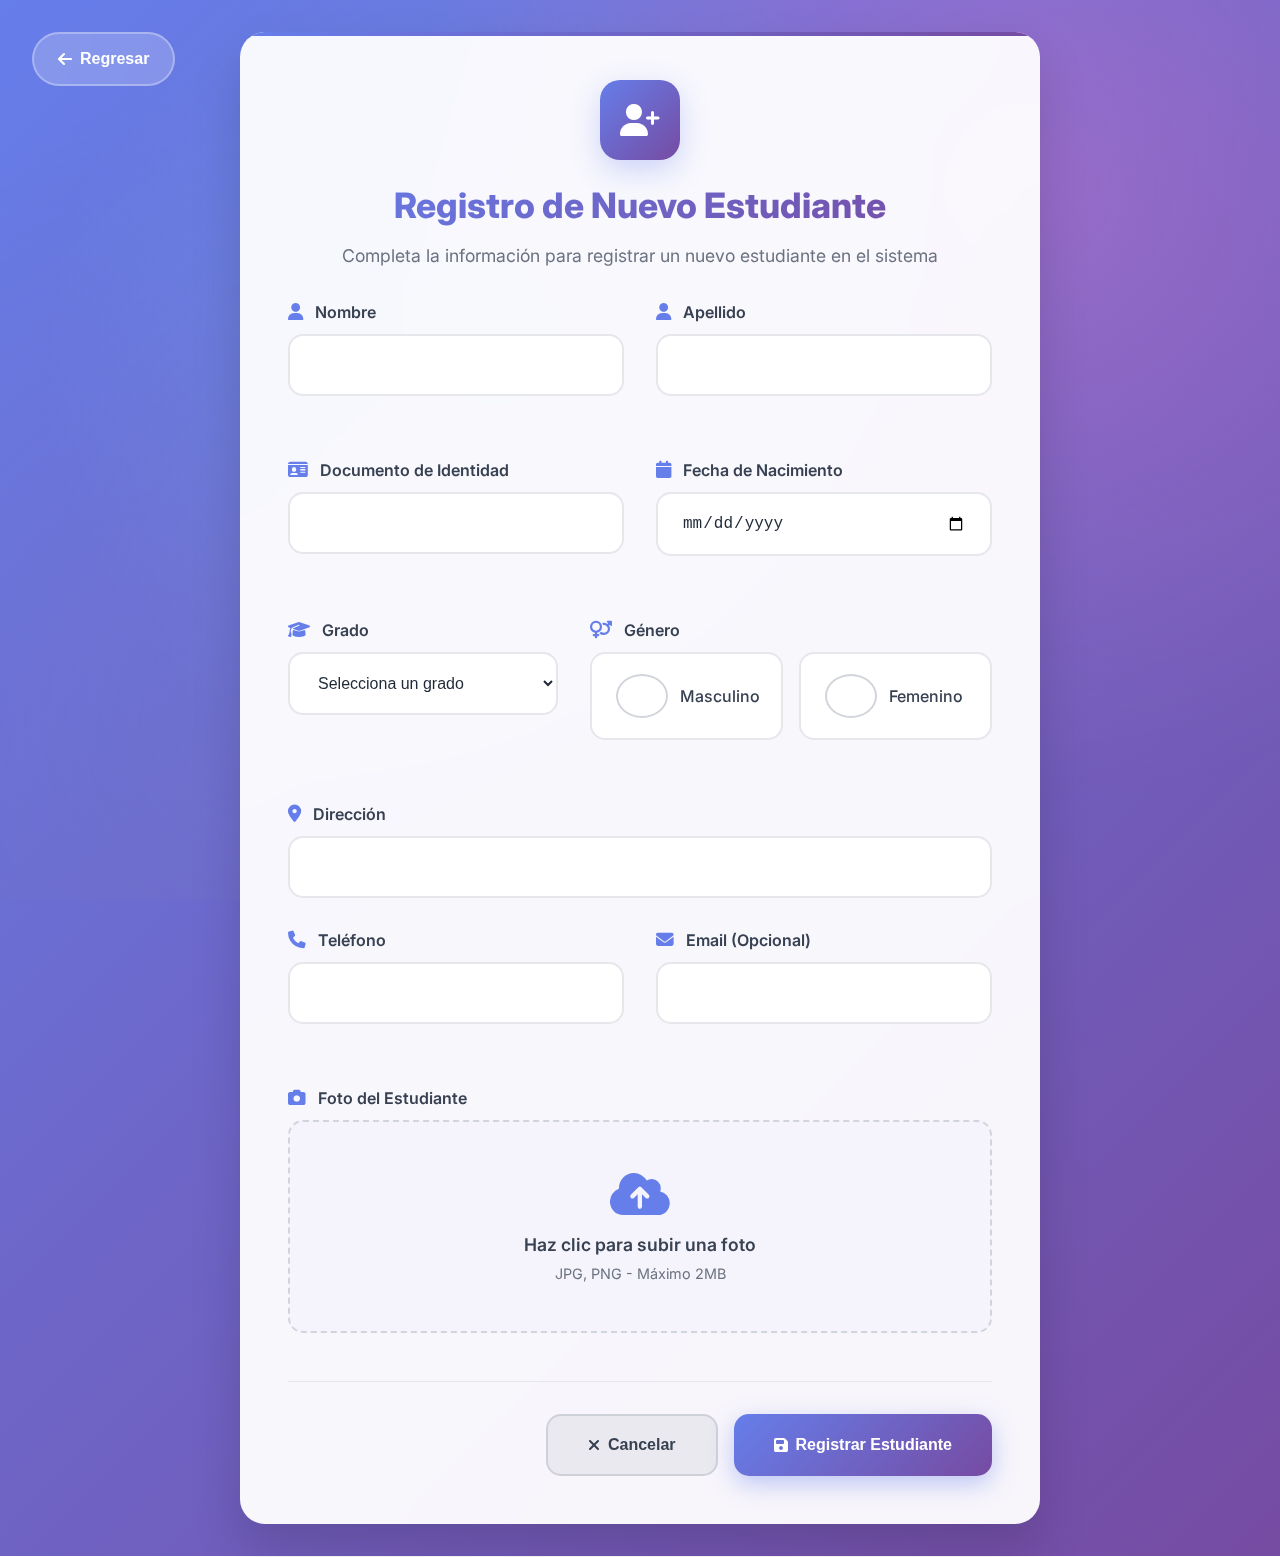
<file: register.html>
<!DOCTYPE html>
<html lang="es">
<head>
    <meta charset="UTF-8">
    <meta name="viewport" content="width=device-width, initial-scale=1.0">
    <title>Registro de Estudiante - EduControl</title>
    <link rel="stylesheet" href="register.css">
    <link rel="preconnect" href="https://fonts.googleapis.com">
    <link rel="preconnect" href="https://fonts.gstatic.com" crossorigin>
    <link href="https://fonts.googleapis.com/css2?family=Inter:wght@300;400;500;600;700;800&display=swap" rel="stylesheet">
    <link rel="stylesheet" href="https://cdnjs.cloudflare.com/ajax/libs/font-awesome/6.4.0/css/all.min.css">
</head>
<body>
    <!-- Back Button -->
    <button class="btn-back" onclick="window.history.back()">
        <i class="fas fa-arrow-left"></i>
        Regresar
    </button>

    <div class="container">
        <div class="register-card">
            <div class="register-header">
                <div class="register-icon">
                    <i class="fas fa-user-plus"></i>
                </div>
                <h2>Registro de Nuevo Estudiante</h2>
                <p>Completa la información para registrar un nuevo estudiante en el sistema</p>
            </div>

            <form id="registerForm" class="register-form">
                <div class="form-row">
                    <div class="form-group">
                        <label for="nombre">
                            <i class="fas fa-user"></i>
                            Nombre
                        </label>
                        <input type="text" id="nombre" name="nombre" required>
                    </div>
                    <div class="form-group">
                        <label for="apellido">
                            <i class="fas fa-user"></i>
                            Apellido
                        </label>
                        <input type="text" id="apellido" name="apellido" required>
                    </div>
                </div>

                <div class="form-row">
                    <div class="form-group">
                        <label for="documento">
                            <i class="fas fa-id-card"></i>
                            Documento de Identidad
                        </label>
                        <input type="text" id="documento" name="documento" required>
                    </div>
                    <div class="form-group">
                        <label for="fechaNacimiento">
                            <i class="fas fa-calendar"></i>
                            Fecha de Nacimiento
                        </label>
                        <input type="date" id="fechaNacimiento" name="fechaNacimiento" required>
                    </div>
                </div>

                <div class="form-row">
                    <div class="form-group">
                        <label for="grado">
                            <i class="fas fa-graduation-cap"></i>
                            Grado
                        </label>
                        <select id="grado" name="grado" required>
                            <option value="">Selecciona un grado</option>
                            <option value="7-1">7-1</option>
                            <option value="7-2">7-2</option>
                            <option value="8-1">8-1</option>
                            <option value="8-2">8-2</option>
                            <option value="9-1">9-1</option>
                            <option value="9-2">9-2</option>
                            <option value="10-1">10-1</option>
                            <option value="10-2">10-2</option>
                            <option value="11-1">11-1</option>
                            <option value="11-2">11-2</option>
                        </select>
                    </div>
                    <div class="form-group">
                        <label>
                            <i class="fas fa-venus-mars"></i>
                            Género
                        </label>
                        <div class="radio-group">
                            <div class="radio-option">
                                <input type="radio" id="masculino" name="genero" value="M" required>
                                <label for="masculino">Masculino</label>
                            </div>
                            <div class="radio-option">
                                <input type="radio" id="femenino" name="genero" value="F" required>
                                <label for="femenino">Femenino</label>
                            </div>
                        </div>
                    </div>
                </div>

                <div class="form-group">
                    <label for="direccion">
                        <i class="fas fa-map-marker-alt"></i>
                        Dirección
                    </label>
                    <input type="text" id="direccion" name="direccion" required>
                </div>

                <div class="form-row">
                    <div class="form-group">
                        <label for="telefono">
                            <i class="fas fa-phone"></i>
                            Teléfono
                        </label>
                        <input type="tel" id="telefono" name="telefono" required>
                    </div>
                    <div class="form-group">
                        <label for="email">
                            <i class="fas fa-envelope"></i>
                            Email (Opcional)
                        </label>
                        <input type="email" id="email" name="email">
                    </div>
                </div>

                <div class="form-group">
                    <label>
                        <i class="fas fa-camera"></i>
                        Foto del Estudiante
                    </label>
                    <div class="photo-upload">
                        <div class="upload-area" onclick="document.getElementById('photoInput').click()">
                            <i class="fas fa-cloud-upload-alt"></i>
                            <p>Haz clic para subir una foto</p>
                            <span>JPG, PNG - Máximo 2MB</span>
                        </div>
                        <input type="file" id="photoInput" accept="image/*" style="display: none;" onchange="handlePhotoUpload(this)">
                    </div>
                </div>

                <div class="form-actions">
                    <button type="button" class="btn btn-secondary" onclick="window.history.back()">
                        <i class="fas fa-times"></i>
                        Cancelar
                    </button>
                    <button type="submit" class="btn btn-primary">
                        <i class="fas fa-save"></i>
                        Registrar Estudiante
                    </button>
                </div>
            </form>
        </div>
    </div>

    <!-- Toast Container -->
    <div id="toastContainer"></div>

    <script src="register.js"></script>
</body>
</html>
</file>
<file: register.css>
/* Reset and Base Styles */
* {
    margin: 0;
    padding: 0;
    box-sizing: border-box;
}

body {
    font-family: 'Inter', -apple-system, BlinkMacSystemFont, 'Segoe UI', Roboto, sans-serif;
    background: linear-gradient(135deg, #667eea 0%, #764ba2 100%);
    min-height: 100vh;
    color: #333;
    position: relative;
    overflow-x: hidden;
}

/* Background Effects */
body::before {
    content: '';
    position: fixed;
    top: 0;
    left: 0;
    width: 100%;
    height: 100%;
    background: 
        radial-gradient(circle at 20% 80%, rgba(120, 119, 198, 0.3) 0%, transparent 50%),
        radial-gradient(circle at 80% 20%, rgba(255, 119, 198, 0.3) 0%, transparent 50%),
        radial-gradient(circle at 40% 40%, rgba(120, 219, 255, 0.2) 0%, transparent 50%);
    z-index: -1;
    animation: backgroundShift 10s ease-in-out infinite;
}

@keyframes backgroundShift {
    0%, 100% { opacity: 1; }
    50% { opacity: 0.8; }
}

/* Back Button */
.btn-back {
    position: fixed;
    top: 2rem;
    left: 2rem;
    background: rgba(255, 255, 255, 0.2);
    border: 2px solid rgba(255, 255, 255, 0.3);
    color: white;
    padding: 1rem 1.5rem;
    border-radius: 50px;
    cursor: pointer;
    font-weight: 600;
    font-size: 1rem;
    backdrop-filter: blur(20px);
    transition: all 0.3s ease;
    z-index: 1000;
    display: flex;
    align-items: center;
    gap: 0.5rem;
}

.btn-back:hover {
    background: rgba(255, 255, 255, 0.3);
    border-color: rgba(255, 255, 255, 0.5);
    transform: translateY(-2px);
}

/* Container */
.container {
    display: flex;
    justify-content: center;
    align-items: center;
    min-height: 100vh;
    padding: 2rem;
}

/* Register Card */
.register-card {
    background: rgba(255, 255, 255, 0.95);
    backdrop-filter: blur(20px);
    border-radius: 25px;
    box-shadow: 0 25px 50px rgba(0, 0, 0, 0.15);
    max-width: 800px;
    width: 100%;
    overflow: hidden;
    position: relative;
    animation: slideInUp 0.8s ease;
}

.register-card::before {
    content: '';
    position: absolute;
    top: 0;
    left: 0;
    right: 0;
    height: 4px;
    background: linear-gradient(90deg, #667eea, #764ba2, #f093fb, #f5576c);
    background-size: 300% 100%;
    animation: gradientFlow 3s ease infinite;
}

@keyframes gradientFlow {
    0%, 100% { background-position: 0% 50%; }
    50% { background-position: 100% 50%; }
}

@keyframes slideInUp {
    from {
        opacity: 0;
        transform: translateY(50px);
    }
    to {
        opacity: 1;
        transform: translateY(0);
    }
}

/* Register Header */
.register-header {
    text-align: center;
    padding: 3rem 3rem 2rem;
}

.register-icon {
    width: 80px;
    height: 80px;
    background: linear-gradient(135deg, #667eea, #764ba2);
    border-radius: 20px;
    display: flex;
    align-items: center;
    justify-content: center;
    font-size: 2rem;
    color: white;
    margin: 0 auto 1.5rem;
    box-shadow: 0 10px 30px rgba(102, 126, 234, 0.3);
}

.register-header h2 {
    font-size: 2.2rem;
    font-weight: 800;
    color: #1f2937;
    margin-bottom: 1rem;
    background: linear-gradient(135deg, #667eea 0%, #764ba2 100%);
    -webkit-background-clip: text;
    -webkit-text-fill-color: transparent;
    background-clip: text;
}

.register-header p {
    color: #6b7280;
    font-size: 1.1rem;
    line-height: 1.6;
}

/* Form */
.register-form {
    padding: 0 3rem 3rem;
}

.form-row {
    display: grid;
    grid-template-columns: 1fr 1fr;
    gap: 2rem;
    margin-bottom: 2rem;
}

.form-group {
    margin-bottom: 2rem;
    position: relative;
}

.form-group label {
    display: flex;
    align-items: center;
    gap: 0.75rem;
    margin-bottom: 0.75rem;
    color: #374151;
    font-weight: 600;
    font-size: 1rem;
}

.form-group label i {
    color: #667eea;
    font-size: 1.1rem;
}

.form-group input,
.form-group select {
    width: 100%;
    padding: 1.25rem 1.5rem;
    border: 2px solid #e5e7eb;
    border-radius: 15px;
    font-size: 1rem;
    transition: all 0.3s ease;
    background: white;
    color: #1f2937;
}

.form-group input:focus,
.form-group select:focus {
    outline: none;
    border-color: #667eea;
    box-shadow: 0 0 0 4px rgba(102, 126, 234, 0.1);
    transform: translateY(-2px);
}

.form-group input:hover,
.form-group select:hover {
    border-color: #d1d5db;
}

/* Radio Group */
.radio-group {
    display: flex;
    gap: 1rem;
    margin-top: 0.75rem;
}

.radio-option {
    flex: 1;
    display: flex;
    align-items: center;
    gap: 0.75rem;
    padding: 1.25rem 1.5rem;
    border: 2px solid #e5e7eb;
    border-radius: 15px;
    cursor: pointer;
    transition: all 0.3s ease;
    background: white;
    position: relative;
    overflow: hidden;
}

.radio-option::before {
    content: '';
    position: absolute;
    top: 0;
    left: -100%;
    width: 100%;
    height: 100%;
    background: linear-gradient(90deg, transparent, rgba(102, 126, 234, 0.1), transparent);
    transition: left 0.5s ease;
}

.radio-option:hover::before {
    left: 100%;
}

.radio-option:hover {
    border-color: #667eea;
    background: rgba(102, 126, 234, 0.05);
    transform: translateY(-2px);
}

.radio-option input[type="radio"] {
    appearance: none;
    width: 20px;
    height: 20px;
    border: 2px solid #d1d5db;
    border-radius: 50%;
    margin: 0;
    cursor: pointer;
    position: relative;
    transition: all 0.3s ease;
    background: white;
}

.radio-option input[type="radio"]:checked {
    border-color: #667eea;
    background: linear-gradient(135deg, #667eea, #764ba2);
}

.radio-option input[type="radio"]:checked::after {
    content: '';
    position: absolute;
    top: 50%;
    left: 50%;
    transform: translate(-50%, -50%);
    width: 8px;
    height: 8px;
    background: white;
    border-radius: 50%;
}

.radio-option input[type="radio"]:checked + label {
    color: #667eea;
    font-weight: 700;
}

.radio-option label {
    margin: 0;
    cursor: pointer;
    font-weight: 500;
}

/* Photo Upload */
.photo-upload {
    margin-top: 0.75rem;
}

.upload-area {
    border: 2px dashed #d1d5db;
    border-radius: 15px;
    padding: 3rem 2rem;
    text-align: center;
    cursor: pointer;
    transition: all 0.3s ease;
    background: rgba(102, 126, 234, 0.02);
}

.upload-area:hover {
    border-color: #667eea;
    background: rgba(102, 126, 234, 0.05);
}

.upload-area i {
    font-size: 3rem;
    color: #667eea;
    margin-bottom: 1rem;
    display: block;
}

.upload-area p {
    font-size: 1.1rem;
    font-weight: 600;
    color: #374151;
    margin-bottom: 0.5rem;
}

.upload-area span {
    font-size: 0.9rem;
    color: #6b7280;
}

/* Form Actions */
.form-actions {
    display: flex;
    gap: 1rem;
    justify-content: flex-end;
    margin-top: 3rem;
    padding-top: 2rem;
    border-top: 1px solid #e5e7eb;
}

.btn {
    display: inline-flex;
    align-items: center;
    gap: 0.5rem;
    padding: 1.25rem 2.5rem;
    border: none;
    border-radius: 15px;
    font-weight: 600;
    cursor: pointer;
    transition: all 0.3s ease;
    font-size: 1rem;
    position: relative;
    overflow: hidden;
}

.btn::before {
    content: '';
    position: absolute;
    top: 0;
    left: -100%;
    width: 100%;
    height: 100%;
    background: linear-gradient(90deg, transparent, rgba(255,255,255,0.2), transparent);
    transition: left 0.5s ease;
}

.btn:hover::before {
    left: 100%;
}

.btn-primary {
    background: linear-gradient(135deg, #667eea, #764ba2);
    color: white;
    box-shadow: 0 8px 25px rgba(102, 126, 234, 0.4);
}

.btn-primary:hover {
    transform: translateY(-3px);
    box-shadow: 0 12px 35px rgba(102, 126, 234, 0.6);
}

.btn-secondary {
    background: rgba(107, 114, 128, 0.1);
    color: #374151;
    border: 2px solid rgba(107, 114, 128, 0.2);
}

.btn-secondary:hover {
    background: rgba(107, 114, 128, 0.2);
    transform: translateY(-2px);
}

.btn:disabled {
    opacity: 0.6;
    cursor: not-allowed;
    transform: none !important;
}

/* Loading State */
.btn.loading {
    position: relative;
    color: transparent;
}

.btn.loading::after {
    content: '';
    position: absolute;
    top: 50%;
    left: 50%;
    transform: translate(-50%, -50%);
    width: 20px;
    height: 20px;
    border: 2px solid rgba(255,255,255,0.3);
    border-top: 2px solid white;
    border-radius: 50%;
    animation: spin 1s linear infinite;
}

@keyframes spin {
    0% { transform: translate(-50%, -50%) rotate(0deg); }
    100% { transform: translate(-50%, -50%) rotate(360deg); }
}

/* Toast Container */
#toastContainer {
    position: fixed;
    top: 2rem;
    right: 2rem;
    z-index: 9999;
}

.toast {
    background: rgba(255, 255, 255, 0.95);
    backdrop-filter: blur(20px);
    color: #1f2937;
    padding: 1.5rem 2rem;
    margin-bottom: 1rem;
    border-radius: 15px;
    box-shadow: 0 15px 35px rgba(0, 0, 0, 0.2);
    border-left: 4px solid #10b981;
    opacity: 0;
    transform: translateX(100%);
    animation: toastSlideIn 0.4s ease forwards, toastSlideOut 0.4s ease 4.6s forwards;
    max-width: 400px;
    position: relative;
    overflow: hidden;
}

.toast.error {
    border-left-color: #ef4444;
}

.toast.warning {
    border-left-color: #f59e0b;
}

.toast.info {
    border-left-color: #3b82f6;
}

.toast::before {
    content: '';
    position: absolute;
    top: 0;
    left: -100%;
    width: 100%;
    height: 100%;
    background: linear-gradient(90deg, transparent, rgba(16, 185, 129, 0.1), transparent);
    animation: toastShine 0.8s ease 0.2s;
}

@keyframes toastShine {
    0% { left: -100%; }
    100% { left: 100%; }
}

@keyframes toastSlideIn {
    to {
        opacity: 1;
        transform: translateX(0);
    }
}

@keyframes toastSlideOut {
    to {
        opacity: 0;
        transform: translateX(100%);
    }
}

/* Form Validation */
.form-group.error input,
.form-group.error select {
    border-color: #ef4444;
    box-shadow: 0 0 0 4px rgba(239, 68, 68, 0.1);
}

.error-message {
    color: #ef4444;
    font-size: 0.9rem;
    margin-top: 0.5rem;
    font-weight: 500;
    opacity: 0;
    transform: translateY(-10px);
    transition: all 0.3s ease;
}

.error-message.show {
    opacity: 1;
    transform: translateY(0);
}

/* Success State */
.form-group.success input,
.form-group.success select {
    border-color: #10b981;
    box-shadow: 0 0 0 4px rgba(16, 185, 129, 0.1);
}

/* Responsive Design */
@media (max-width: 768px) {
    .container {
        padding: 1rem;
    }

    .register-card {
        margin: 1rem 0;
    }

    .register-header {
        padding: 2rem 2rem 1.5rem;
    }

    .register-header h2 {
        font-size: 1.8rem;
    }

    .register-form {
        padding: 0 2rem 2rem;
    }

    .form-row {
        grid-template-columns: 1fr;
        gap: 1rem;
    }

    .radio-group {
        flex-direction: column;
    }

    .form-actions {
        flex-direction: column-reverse;
    }

    .btn-back {
        top: 1rem;
        left: 1rem;
        padding: 0.75rem 1.25rem;
        font-size: 0.9rem;
    }
}

@media (max-width: 480px) {
    .register-header {
        padding: 1.5rem 1.5rem 1rem;
    }

    .register-header h2 {
        font-size: 1.6rem;
    }

    .register-form {
        padding: 0 1.5rem 1.5rem;
    }

    .form-group input,
    .form-group select,
    .radio-option {
        padding: 1rem 1.25rem;
    }

    .btn {
        padding: 1rem 2rem;
        font-size: 0.9rem;
    }

    .upload-area {
        padding: 2rem 1rem;
    }

    .upload-area i {
        font-size: 2.5rem;
    }
}

/* Animation for form elements */
.form-group {
    animation: fadeInUp 0.6s ease-out;
    animation-fill-mode: both;
}

.form-group:nth-child(1) { animation-delay: 0.1s; }
.form-group:nth-child(2) { animation-delay: 0.2s; }
.form-group:nth-child(3) { animation-delay: 0.3s; }
.form-group:nth-child(4) { animation-delay: 0.4s; }
.form-group:nth-child(5) { animation-delay: 0.5s; }

@keyframes fadeInUp {
    from {
        opacity: 0;
        transform: translateY(30px);
    }
    to {
        opacity: 1;
        transform: translateY(0);
    }
}
</file>
